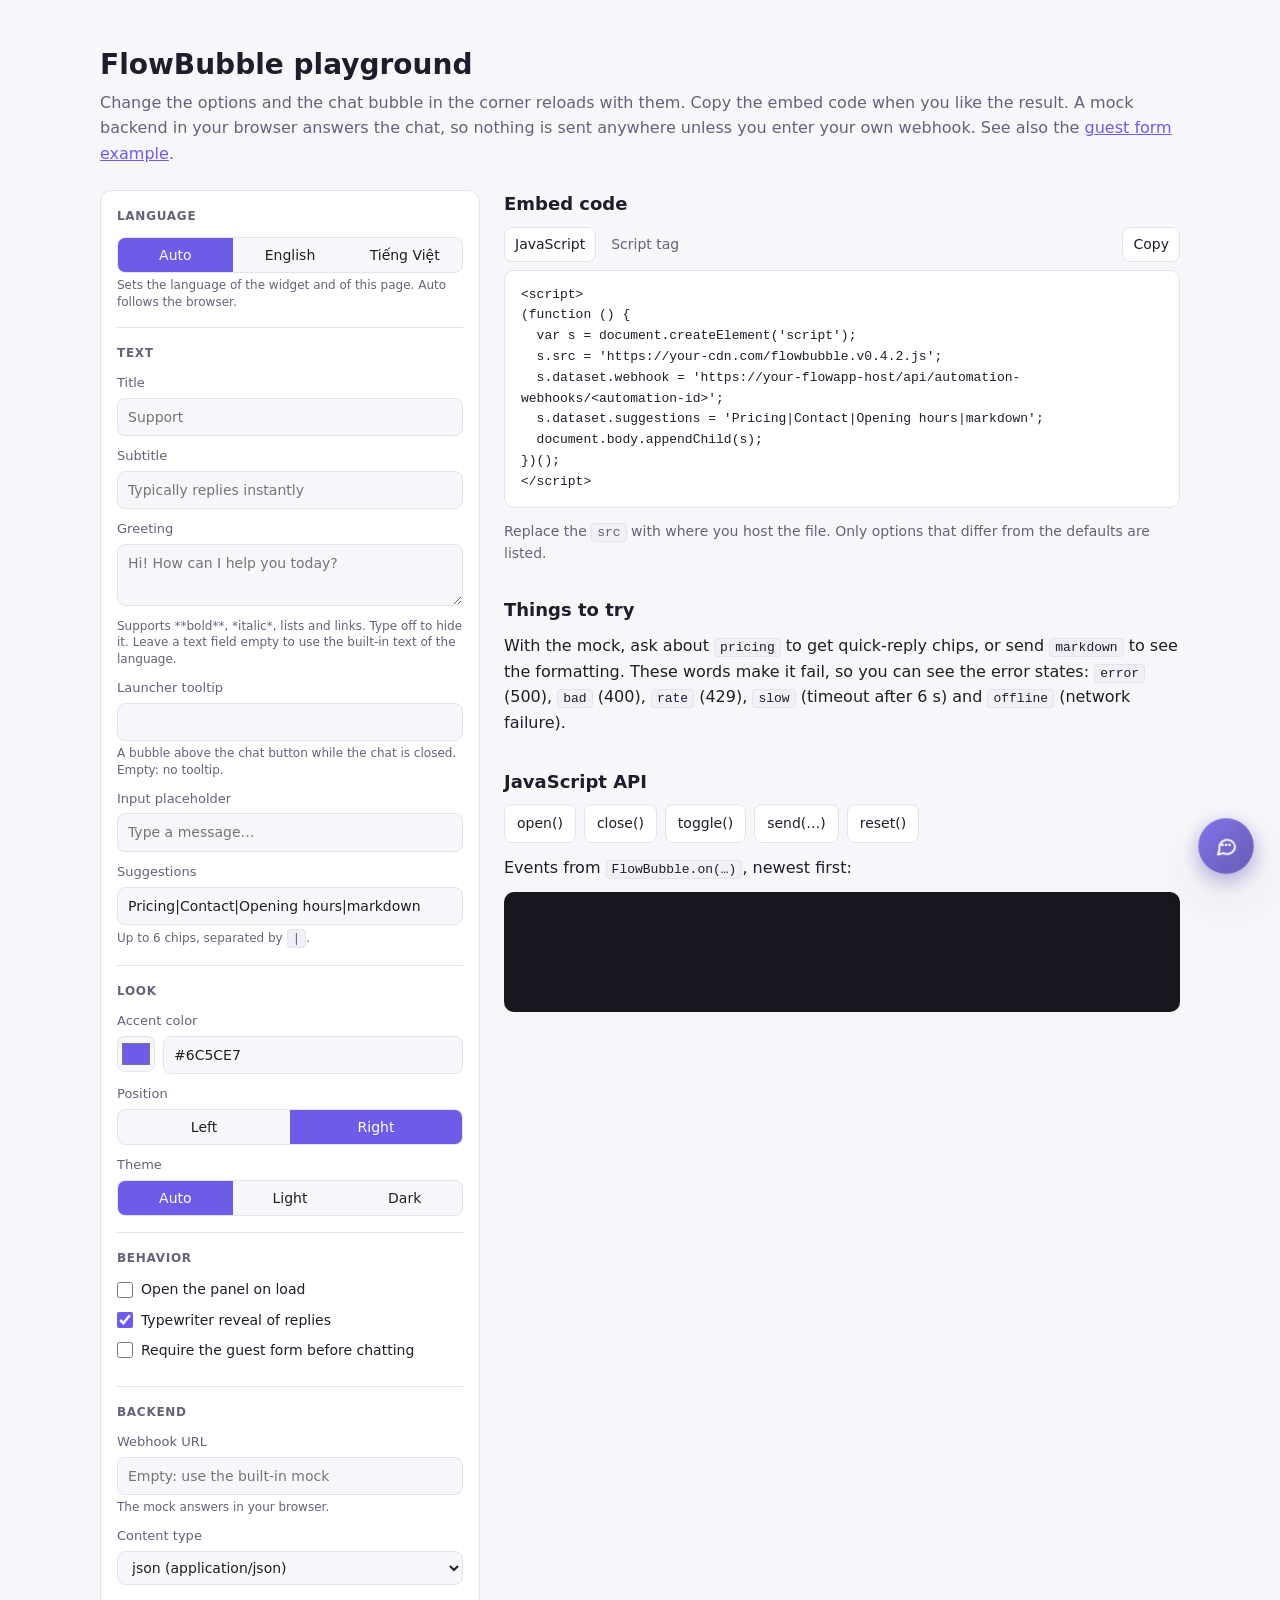
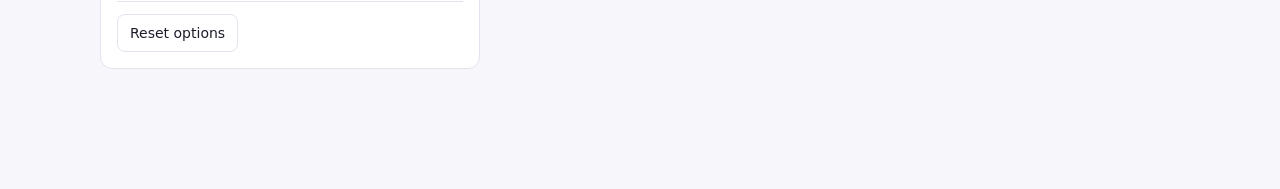
<file: index.html>
<!doctype html>
<html lang="en">
<head>
  <meta charset="utf-8">
  <title>FlowBubble</title>
  <meta http-equiv="refresh" content="0; url=example/">
  <link rel="canonical" href="example/">
</head>
<body>
  <p><a href="example/">FlowBubble example</a></p>
</body>
</html>
</file>
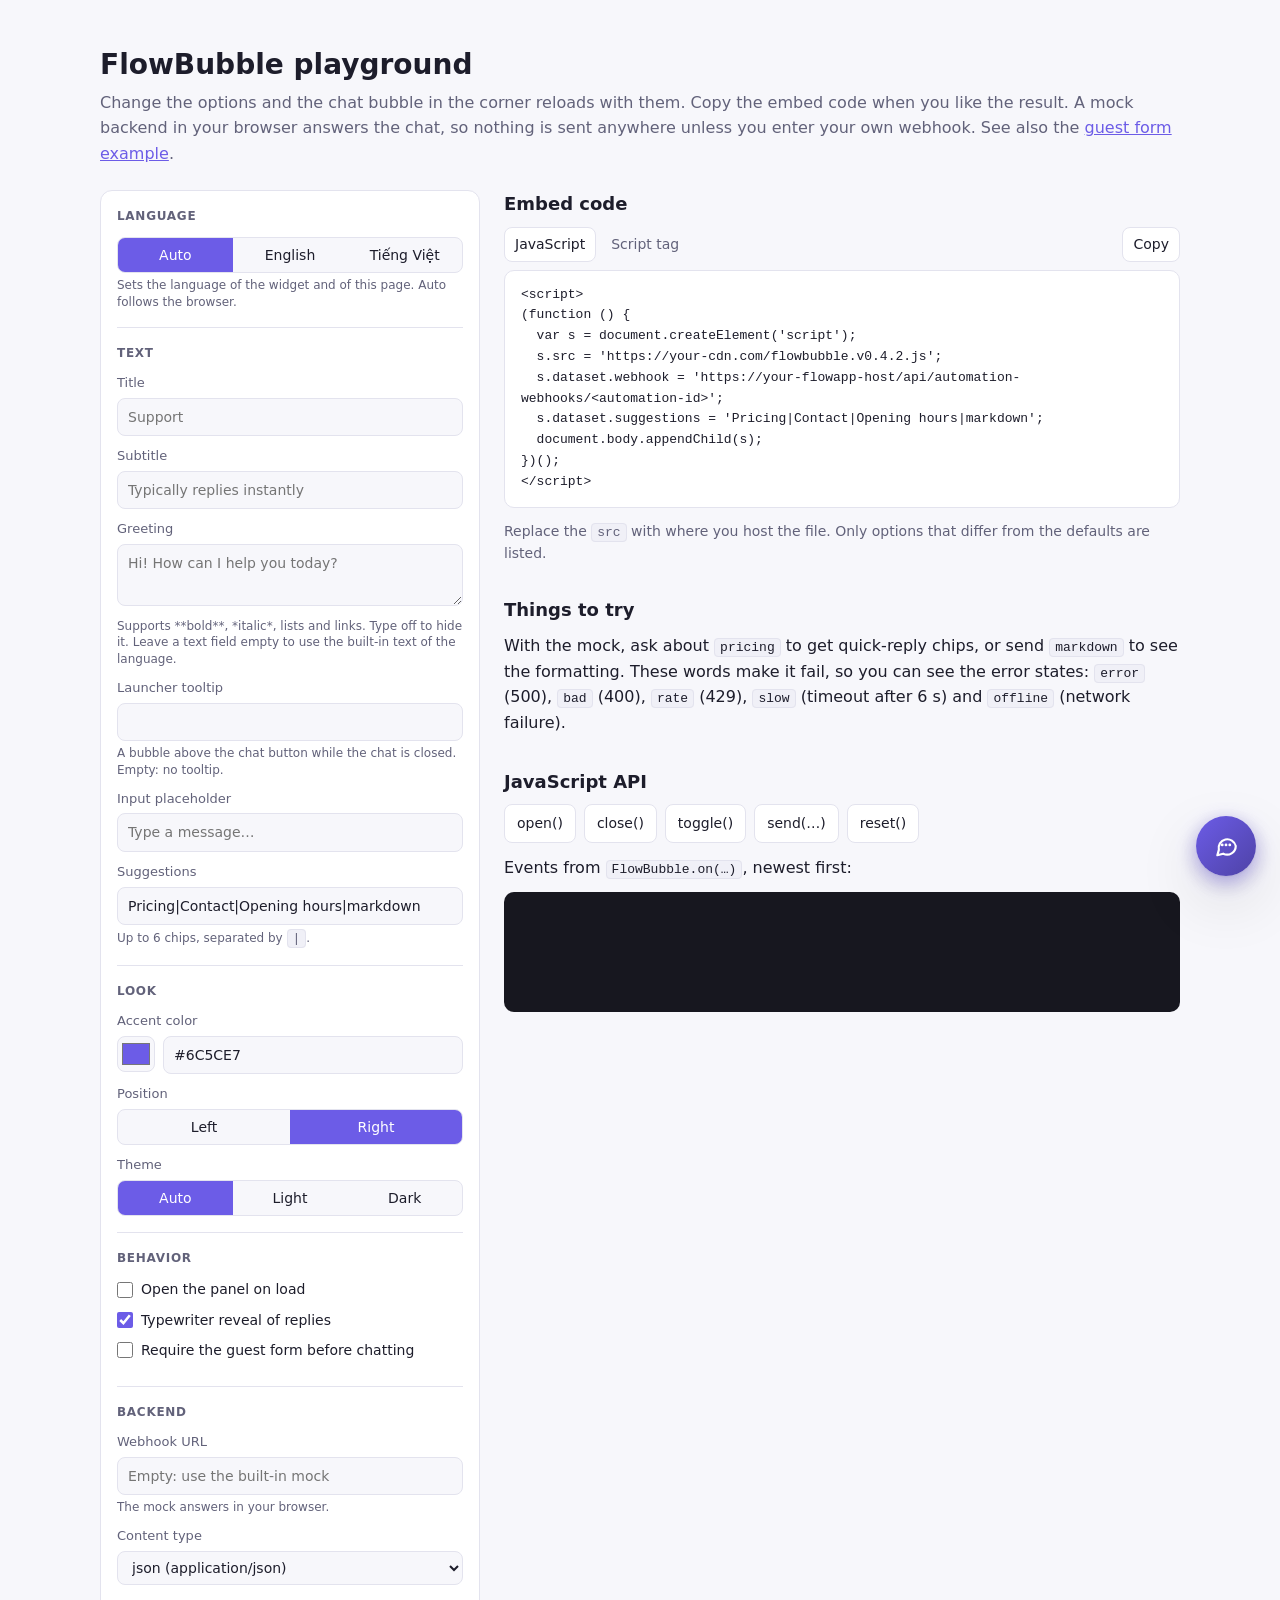
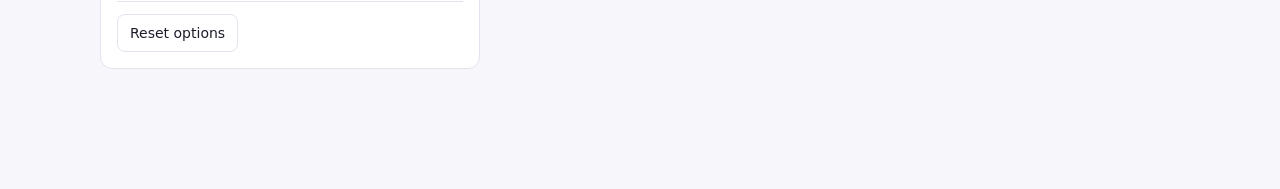
<file: example/index.html>
<!doctype html>
<html lang="en">
<head>
  <meta charset="utf-8">
  <meta name="viewport" content="width=device-width, initial-scale=1, viewport-fit=cover">
  <title>FlowBubble playground</title>
  <link rel="stylesheet" href="example.css">
</head>
<body>
  <main class="wide">
    <h1 data-i18n="heading">FlowBubble playground</h1>
    <p class="lead" data-i18n-html="lead"></p>

    <div class="playground">
      <form class="options card" id="options" autocomplete="off">
        <fieldset>
          <legend data-i18n="language">Language</legend>
          <div class="field">
            <div class="seg" role="radiogroup" aria-labelledby="l-lang">
              <label><input type="radio" name="lang" value="auto"><span data-i18n="auto">Auto</span></label>
              <label><input type="radio" name="lang" value="en"><span lang="en">English</span></label>
              <label><input type="radio" name="lang" value="vi"><span lang="vi">Tiếng Việt</span></label>
            </div>
            <small id="l-lang" data-i18n="languageHint"></small>
          </div>
        </fieldset>

        <fieldset>
          <legend data-i18n="text">Text</legend>
          <label class="field"><span data-i18n="title">Title</span><input type="text" name="title" maxlength="60"></label>
          <label class="field"><span data-i18n="subtitle">Subtitle</span><input type="text" name="subtitle" maxlength="80"></label>
          <label class="field"><span data-i18n="greeting">Greeting</span><textarea name="greeting" rows="2"></textarea>
            <small data-i18n="greetingHint"></small></label>
          <label class="field"><span data-i18n="tooltip">Launcher tooltip</span><input type="text" name="tooltip" maxlength="200">
            <small data-i18n="tooltipHint"></small></label>
          <label class="field"><span data-i18n="placeholder">Input placeholder</span><input type="text" name="placeholder" maxlength="80"></label>
          <label class="field"><span data-i18n="suggestions">Suggestions</span><input type="text" name="suggestions">
            <small data-i18n-html="suggestionsHint"></small></label>
        </fieldset>

        <fieldset>
          <legend data-i18n="look">Look</legend>
          <div class="field">
            <label class="label" for="accent-text" data-i18n="accent">Accent color</label>
            <div class="color">
              <input type="color" id="accent-color" data-i18n-aria="accentPick">
              <input type="text" id="accent-text" name="accent" maxlength="7" spellcheck="false">
            </div>
          </div>
          <div class="field">
            <span class="label" id="l-position" data-i18n="position">Position</span>
            <div class="seg" role="radiogroup" aria-labelledby="l-position">
              <label><input type="radio" name="position" value="left"><span data-i18n="left">Left</span></label>
              <label><input type="radio" name="position" value="right"><span data-i18n="right">Right</span></label>
            </div>
          </div>
          <div class="field">
            <span class="label" id="l-theme" data-i18n="theme">Theme</span>
            <div class="seg" role="radiogroup" aria-labelledby="l-theme">
              <label><input type="radio" name="theme" value="auto"><span data-i18n="auto">Auto</span></label>
              <label><input type="radio" name="theme" value="light"><span data-i18n="light">Light</span></label>
              <label><input type="radio" name="theme" value="dark"><span data-i18n="dark">Dark</span></label>
            </div>
          </div>
        </fieldset>

        <fieldset>
          <legend data-i18n="behavior">Behavior</legend>
          <label class="check"><input type="checkbox" name="open"> <span data-i18n="open">Open the panel on load</span></label>
          <label class="check"><input type="checkbox" name="typewriter"> <span data-i18n="typewriter">Typewriter reveal of replies</span></label>
          <label class="check"><input type="checkbox" name="guestForm"> <span data-i18n="guestForm">Require the guest form before chatting</span></label>
          <label class="field" id="consent-field" hidden><span data-i18n="consentText">Consent text</span><textarea name="consentText" rows="3"></textarea></label>
        </fieldset>

        <fieldset>
          <legend data-i18n="backend">Backend</legend>
          <label class="field"><span data-i18n="webhook">Webhook URL</span><input type="url" name="webhook" spellcheck="false">
            <small id="webhook-hint"></small></label>
          <label class="field"><span data-i18n="contentType">Content type</span>
            <select name="contentType">
              <option value="json" data-i18n="contentJson">json (application/json)</option>
              <option value="text" data-i18n="contentText">text (text/plain, no CORS preflight)</option>
            </select></label>
        </fieldset>

        <div class="buttons">
          <button type="button" id="reset-options" data-i18n="reset">Reset options</button>
        </div>
      </form>

      <div class="side">
        <h2 data-i18n="embedCode">Embed code</h2>
        <div class="code-head">
          <div class="tabs" role="tablist" data-i18n-aria="embedStyle">
            <button type="button" role="tab" id="tab-js" aria-selected="true" aria-controls="code">JavaScript</button>
            <button type="button" role="tab" id="tab-tag" aria-selected="false" aria-controls="code" data-i18n="tabTag">Script tag</button>
          </div>
          <button type="button" class="copy" id="copy" data-i18n="copy">Copy</button>
        </div>
        <pre id="code" role="tabpanel" tabindex="0"></pre>
        <p class="lead note" data-i18n-html="codeNote"></p>

        <h2 data-i18n="tryTitle">Things to try</h2>
        <p data-i18n-html="tryText"></p>

        <h2 data-i18n="apiTitle">JavaScript API</h2>
        <div class="buttons" id="api">
          <button type="button" data-api="open">open()</button>
          <button type="button" data-api="close">close()</button>
          <button type="button" data-api="toggle">toggle()</button>
          <button type="button" data-api="send">send(…)</button>
          <button type="button" data-api="reset">reset()</button>
        </div>
        <p data-i18n-html="eventsLabel"></p>
        <pre id="events"></pre>
      </div>
    </div>
  </main>

  <!-- Example only: answers the widget in the browser. Don't copy this to your site. -->
  <script src="mock-backend.js"></script>
  <script src="event-log.js"></script>
  <!-- Builds the form, the embed code and loads the widget with document.createElement('script'). -->
  <script src="playground.js"></script>
</body>
</html>
</file>
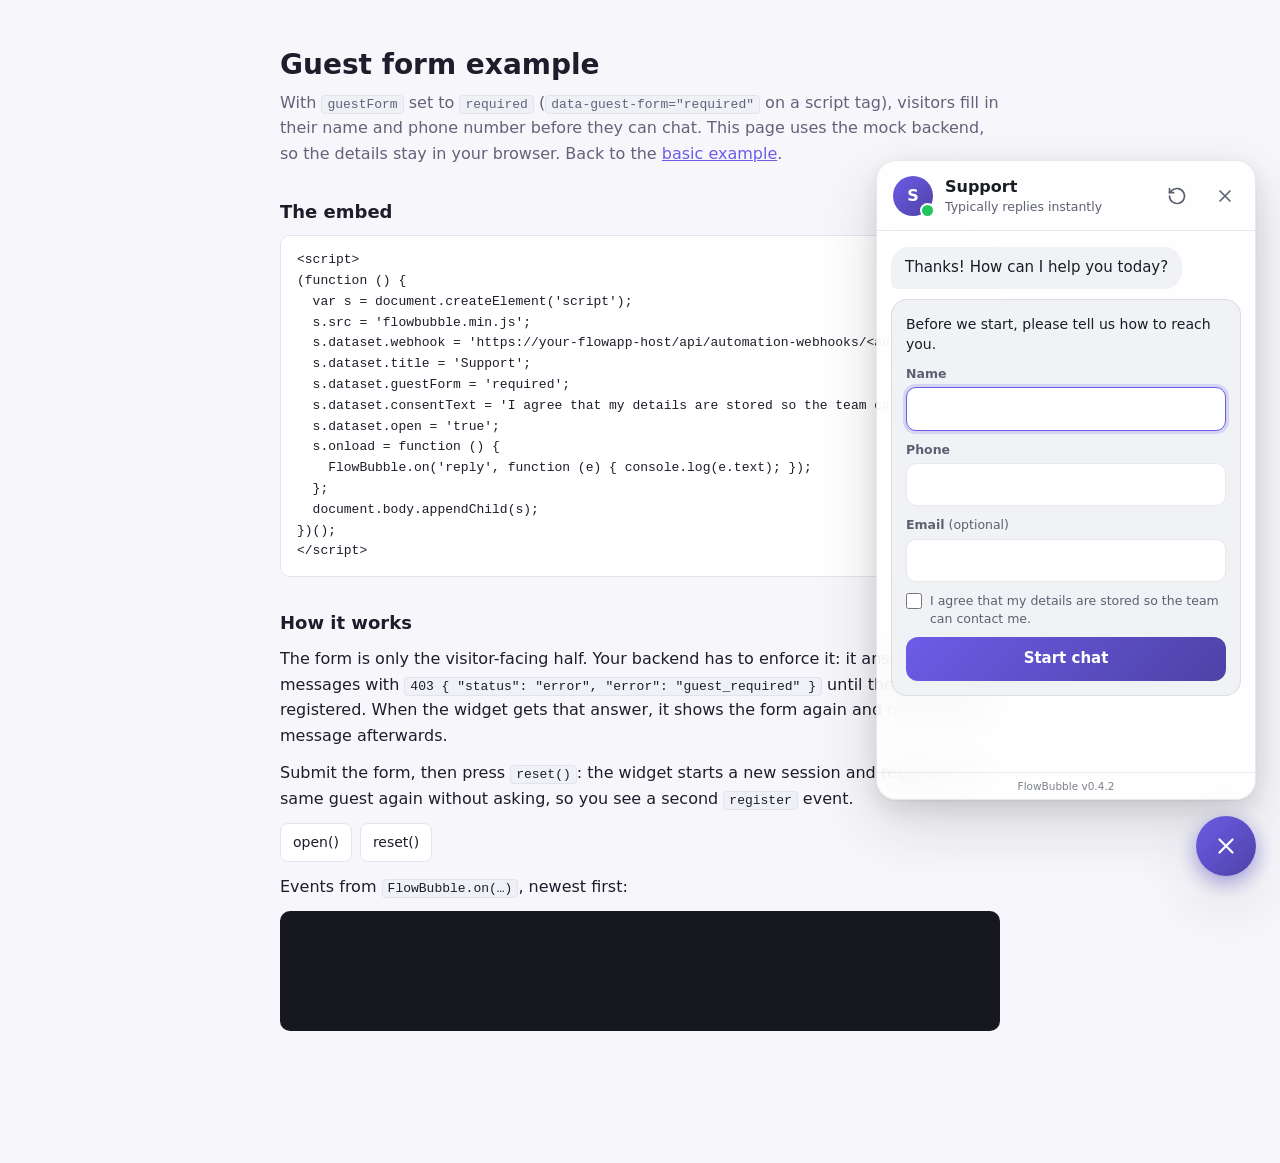
<file: example/guest-form.html>
<!doctype html>
<html lang="en">
<head>
  <meta charset="utf-8">
  <meta name="viewport" content="width=device-width, initial-scale=1, viewport-fit=cover">
  <title>FlowBubble example: guest form</title>
  <link rel="stylesheet" href="example.css">
</head>
<body>
  <main>
    <h1>Guest form example</h1>
    <p class="lead">
      With <code>guestForm</code> set to <code>required</code> (<code>data-guest-form="required"</code> on a script tag), visitors fill in their name and phone number before they can chat.
      This page uses the mock backend, so the details stay in your browser.
      Back to the <a href="index.html">basic example</a>.
    </p>

    <h2>The embed</h2>
<pre><code>&lt;script&gt;
(function () {
  var s = document.createElement('script');
  s.src = 'flowbubble.min.js';
  s.dataset.webhook = 'https://your-flowapp-host/api/automation-webhooks/&lt;automation-id&gt;';
  s.dataset.title = 'Support';
  s.dataset.guestForm = 'required';
  s.dataset.consentText = 'I agree that my details are stored so the team can contact me.';
  s.dataset.open = 'true';
  s.onload = function () {
    FlowBubble.on('reply', function (e) { console.log(e.text); });
  };
  document.body.appendChild(s);
})();
&lt;/script&gt;</code></pre>

    <h2>How it works</h2>
    <p>
      The form is only the visitor-facing half. Your backend has to enforce it: it answers chat messages with
      <code>403 { "status": "error", "error": "guest_required" }</code> until the session has registered. When the
      widget gets that answer, it shows the form again and resends the message afterwards.
    </p>
    <p>
      Submit the form, then press <code>reset()</code>: the widget starts a new session and registers the same guest
      again without asking, so you see a second <code>register</code> event.
    </p>

    <div class="buttons">
      <button type="button" onclick="FlowBubble.open()">open()</button>
      <button type="button" onclick="FlowBubble.reset()">reset()</button>
    </div>
    <p>Events from <code>FlowBubble.on(…)</code>, newest first:</p>
    <pre id="events"></pre>
  </main>

  <!-- Example only: answers the widget in the browser. Don't copy this to your site. -->
  <script src="mock-backend.js" data-require-guest></script>

  <script src="event-log.js"></script>

  <!-- The widget, loaded from JavaScript. Each data-* option is a dataset property. -->
  <script>
    (function () {
      var s = document.createElement('script');
      s.src = '../flowbubble.min.js';
      s.dataset.webhook = 'https://mock.flowbubble.invalid/webhook';
      s.dataset.title = 'Support';
      s.dataset.greeting = 'Thanks! How can I help you today?';
      s.dataset.suggestions = 'Pricing|Contact|Opening hours';
      s.dataset.guestForm = 'required';
      s.dataset.consentText = 'I agree that my details are stored so the team can contact me.';
      s.dataset.open = 'true';
      s.dataset.timeout = '6000';
      s.dataset.storageKey = 'flowbubble-example-guest';
      s.onload = logFlowBubbleEvents;
      document.body.appendChild(s);
    })();
  </script>
</body>
</html>
</file>
<file: example/example.css>
/* Styles for the example pages only. The widget brings its own styles inside a Shadow DOM. */
:root {
  --bg: #f7f7fb;
  --card: #ffffff;
  --text: #1d1d2b;
  --muted: #62627a;
  --border: #e3e3ee;
  --accent: #6c5ce7;
  --code-bg: #f0f0f7;
  --log-bg: #17171f;
  --log-text: #b8f5c8;
}
@media (prefers-color-scheme: dark) {
  :root {
    --bg: #111118;
    --card: #1a1a24;
    --text: #ececf4;
    --muted: #a0a0b8;
    --border: #2b2b3a;
    --accent: #9d91f5;
    --code-bg: #242432;
    --log-bg: #0b0b10;
  }
}
* { box-sizing: border-box; }
[hidden] { display: none !important; }
body {
  margin: 0;
  padding: 48px 16px 120px;
  background: var(--bg);
  color: var(--text);
  font: 16px/1.6 system-ui, -apple-system, "Segoe UI", Roboto, sans-serif;
}
main { max-width: 720px; margin: 0 auto; }
h1 { margin: 0 0 8px; font-size: 28px; line-height: 1.2; }
h2 { margin: 32px 0 8px; font-size: 18px; }
p { margin: 0 0 12px; }
.lead { color: var(--muted); }
a { color: var(--accent); }
code {
  padding: 1px 5px;
  border-radius: 4px;
  background: var(--code-bg);
  border: 1px solid var(--border);
  font: 13px/1.5 ui-monospace, SFMono-Regular, Menlo, Consolas, monospace;
}
pre {
  margin: 0 0 12px;
  padding: 14px 16px;
  overflow-x: auto;
  border: 1px solid var(--border);
  border-radius: 10px;
  background: var(--card);
  font: 13px/1.6 ui-monospace, SFMono-Regular, Menlo, Consolas, monospace;
}
pre code { padding: 0; border: 0; background: none; }
.buttons { display: flex; flex-wrap: wrap; gap: 8px; margin-bottom: 12px; }
.buttons button {
  padding: 7px 12px;
  border: 1px solid var(--border);
  border-radius: 8px;
  background: var(--card);
  color: var(--text);
  font: inherit;
  font-size: 14px;
  cursor: pointer;
}
.buttons button:hover { border-color: var(--accent); }
#events {
  min-height: 120px;
  max-height: 260px;
  overflow-y: auto;
  white-space: pre-wrap;
  word-break: break-word;
  background: var(--log-bg);
  color: var(--log-text);
  border-color: transparent;
}

/* Playground (index.html) */
main.wide { max-width: 1080px; }
.playground { display: grid; grid-template-columns: minmax(0, 380px) minmax(0, 1fr); gap: 24px; align-items: start; margin-top: 24px; }
@media (max-width: 860px) { .playground { grid-template-columns: minmax(0, 1fr); } }
.card { border: 1px solid var(--border); border-radius: 12px; background: var(--card); padding: 16px; }
.options fieldset { margin: 0 0 16px; padding: 0 0 16px; border: 0; border-bottom: 1px solid var(--border); }
.options fieldset:last-of-type { margin-bottom: 12px; }
.options legend { padding: 0; margin-bottom: 10px; font-size: 12px; font-weight: 600; letter-spacing: .06em; text-transform: uppercase; color: var(--muted); }
.field { display: block; margin-bottom: 10px; }
.field:last-child { margin-bottom: 0; }
.field > span, .field > .label { display: block; margin-bottom: 4px; font-size: 13px; color: var(--muted); }
.field input[type="text"], .field input[type="url"], .field textarea, .field select {
  width: 100%;
  padding: 7px 10px;
  border: 1px solid var(--border);
  border-radius: 8px;
  background: var(--bg);
  color: var(--text);
  font: inherit;
  font-size: 14px;
}
.field textarea { min-height: 62px; resize: vertical; }
.field input:focus-visible, .field textarea:focus-visible, .field select:focus-visible, .buttons button:focus-visible, .tabs button:focus-visible, .seg input:focus-visible + span {
  outline: 2px solid var(--accent);
  outline-offset: 1px;
}
.field small { display: block; margin-top: 4px; font-size: 12px; line-height: 1.4; color: var(--muted); }
.field small.warn { color: #c2410c; }
.color { display: flex; gap: 8px; }
.color input[type="color"] { flex: none; width: 38px; height: 36px; padding: 2px; border: 1px solid var(--border); border-radius: 8px; background: var(--bg); cursor: pointer; }
.seg { display: flex; border: 1px solid var(--border); border-radius: 8px; overflow: hidden; background: var(--bg); }
.seg label { flex: 1; cursor: pointer; }
.seg input { position: absolute; opacity: 0; pointer-events: none; }
.seg span { display: block; padding: 6px 8px; text-align: center; font-size: 14px; }
.seg input:checked + span { background: #6c5ce7; color: #fff; }
.check { display: flex; align-items: center; gap: 8px; margin-bottom: 8px; font-size: 14px; cursor: pointer; }
.check input { width: 16px; height: 16px; margin: 0; accent-color: var(--accent); }
.options .buttons { margin: 0; }
.side > h2:first-child { margin-top: 0; }
.code-head { display: flex; align-items: center; justify-content: space-between; gap: 8px; margin-bottom: 8px; }
.tabs { display: flex; gap: 4px; }
.tabs button, .copy {
  padding: 5px 10px;
  border: 1px solid transparent;
  border-radius: 8px;
  background: none;
  color: var(--muted);
  font: inherit;
  font-size: 14px;
  cursor: pointer;
}
.tabs button[aria-selected="true"] { border-color: var(--border); background: var(--card); color: var(--text); }
.copy { border-color: var(--border); background: var(--card); color: var(--text); }
.copy:hover { border-color: var(--accent); }
#code { min-height: 150px; white-space: pre-wrap; word-break: break-word; }
.note { font-size: 14px; }
</file>
